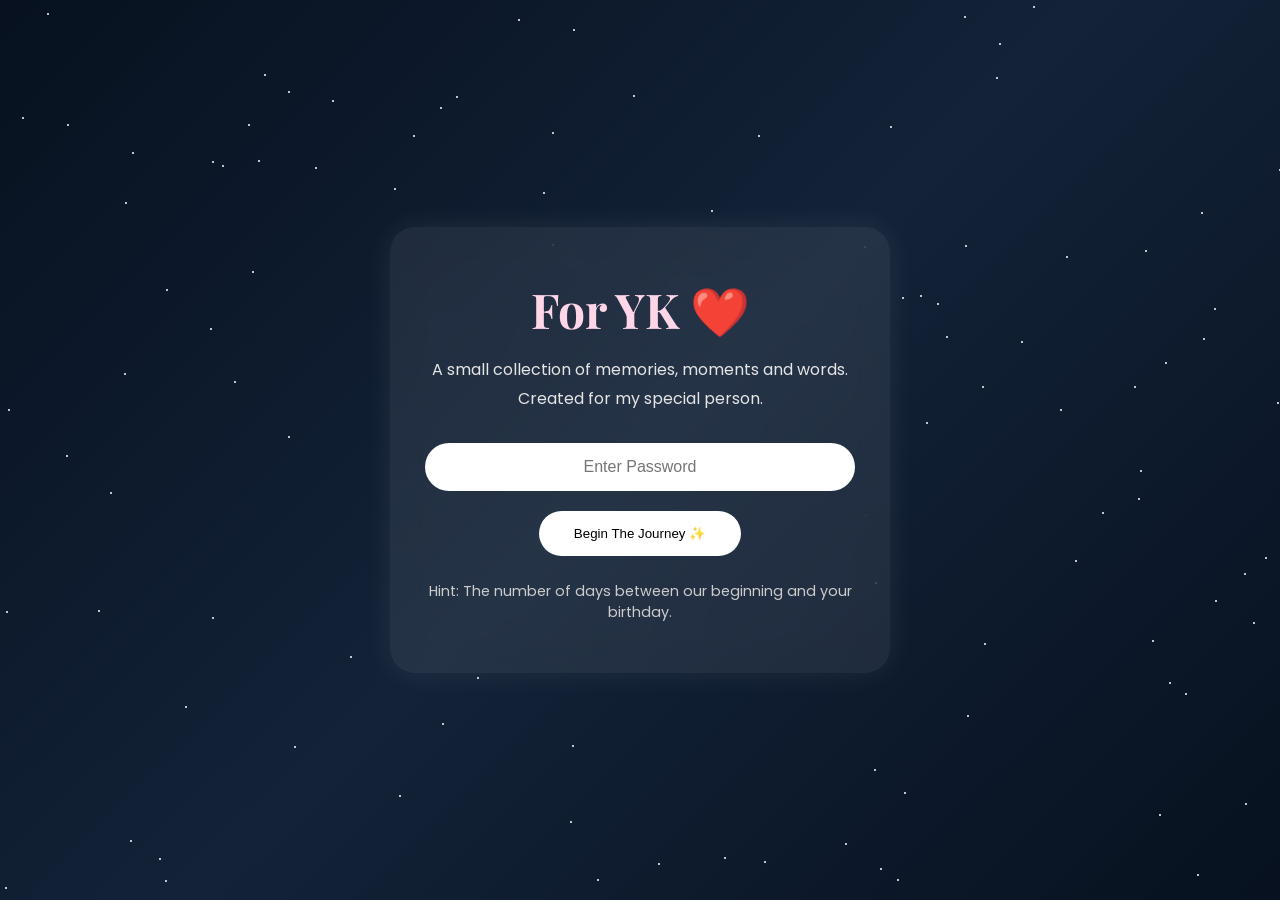
<file: index.html>
<!DOCTYPE html>
<html lang="en">
<head>
<meta charset="UTF-8">
<meta name="viewport" content="width=device-width, initial-scale=1.0">

<title>For YK ❤️</title>

<link href="https://fonts.googleapis.com/css2?family=Playfair+Display:wght@400;600&family=Poppins:wght@300;400&display=swap" rel="stylesheet">

<style>

*{
    margin:0;
    padding:0;
    box-sizing:border-box;
}

body{
    height:100vh;
    overflow:hidden;

    display:flex;
    justify-content:center;
    align-items:center;

    background:linear-gradient(
    135deg,
    #07111f,
    #132238,
    #07111f
    );

    font-family:'Poppins',sans-serif;
}

/* Floating Stars */

.stars{
    position:absolute;
    width:100%;
    height:100%;
    overflow:hidden;
}

.star{
    position:absolute;
    width:2px;
    height:2px;
    background:white;
    border-radius:50%;
    animation:twinkle 3s infinite;
}

@keyframes twinkle{

    0%,100%{
        opacity:0.2;
    }

    50%{
        opacity:1;
    }
}

/* Glass Card */

.card{

    position:relative;

    z-index:2;

    width:90%;
    max-width:500px;

    text-align:center;

    padding:50px 35px;

    background:rgba(255,255,255,0.08);

    backdrop-filter:blur(15px);

    border-radius:25px;

    color:white;

    box-shadow:0 0 30px rgba(255,255,255,0.08);
}

.card h1{

    font-family:'Playfair Display',serif;

    font-size:3rem;

    color:#ffd6e7;

    margin-bottom:15px;
}

.subtitle{

    line-height:1.8;

    margin-bottom:30px;

    color:#e5e5e5;
}

input{

    width:100%;

    padding:15px;

    border:none;

    border-radius:50px;

    outline:none;

    text-align:center;

    font-size:1rem;
}

button{

    margin-top:20px;

    padding:15px 35px;

    border:none;

    border-radius:50px;

    cursor:pointer;

    background:white;

    transition:0.3s;
}

button:hover{

    transform:translateY(-3px);

    box-shadow:0 10px 20px rgba(255,255,255,0.2);
}

#error{

    margin-top:20px;

    color:#ffb4b4;
}

.hint{

    margin-top:25px;

    font-size:0.9rem;

    color:#cccccc;
}

.fade{

    animation:fadeIn 2s ease;
}

@keyframes fadeIn{

    from{
        opacity:0;
        transform:translateY(20px);
    }

    to{
        opacity:1;
        transform:translateY(0);
    }
}

</style>
</head>

<body>

<div class="stars" id="stars"></div>

<div class="card fade">

    <h1>For YK ❤️</h1>

    <p class="subtitle">
        A small collection of memories,
        moments and words.
        <br>
        Created for my special person.
    </p>

    <input
        type="password"
        id="password"
        placeholder="Enter Password">

    <button onclick="checkPassword()">
        Begin The Journey ✨
    </button>

    <p id="error"></p>

    <div class="hint">
        Hint: The number of days between our beginning and your birthday.
    </div>

</div>

<script>

/* Password */

function checkPassword(){

    const password =
    document.getElementById("password").value;

    if(password.trim() === "213"){

        window.location.href="home.html";
    }

    else{

        document.getElementById("error").innerHTML =
        "That's not the right key dear❤️";
    }
}

/* Stars */

const stars =
document.getElementById("stars");

for(let i=0;i<120;i++){

    const star =
    document.createElement("div");

    star.classList.add("star");

    star.style.left =
    Math.random()*100 + "%";

    star.style.top =
    Math.random()*100 + "%";

    star.style.animationDelay =
    Math.random()*3 + "s";

    stars.appendChild(star);
}

</script>

</body>
</html>
</file>
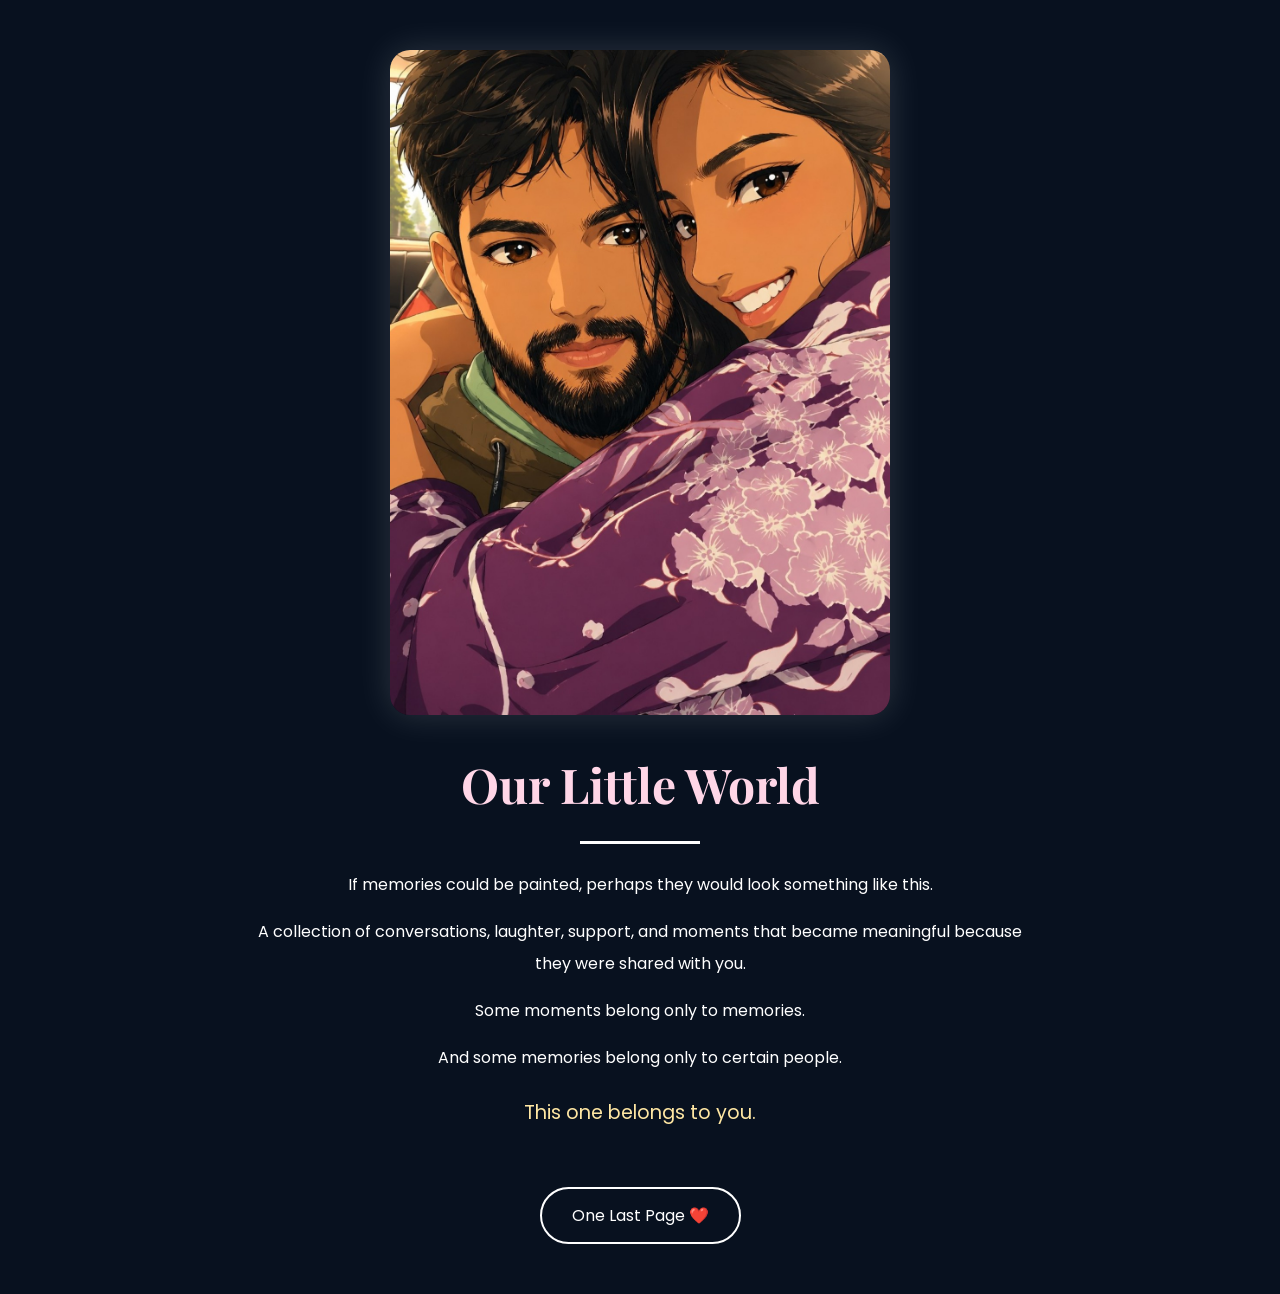
<file: anime.html>
<!DOCTYPE html>
<html lang="en">
<head>
<meta charset="UTF-8">
<meta name="viewport" content="width=device-width, initial-scale=1.0">

<title>Our Little World</title>

<link rel="stylesheet" href="css/style.css">

<link href="https://fonts.googleapis.com/css2?family=Playfair+Display:wght@400;600&family=Poppins:wght@300;400;500&display=swap" rel="stylesheet">
</head>

<body>

<section class="anime-page">

    <div class="anime-overlay">

        <img src="pics/anime.jpg" alt="Anime Memory">

        <h1>Our Little World</h1>

        <div class="line"></div>

        <p>
            If memories could be painted,
            perhaps they would look something like this.
        </p>

        <p>
            A collection of conversations,
            laughter, support, and moments
            that became meaningful because
            they were shared with you.
        </p>

        <p>
            Some moments belong only to memories.
        </p>

        <p>
            And some memories belong only to certain people.
        </p>

        <p class="highlight">
            This one belongs to you.
        </p>

        <a href="letter.html" class="btn">
            One Last Page ❤️
        </a>

    </div>

</section>

</body>
</html>
</file>
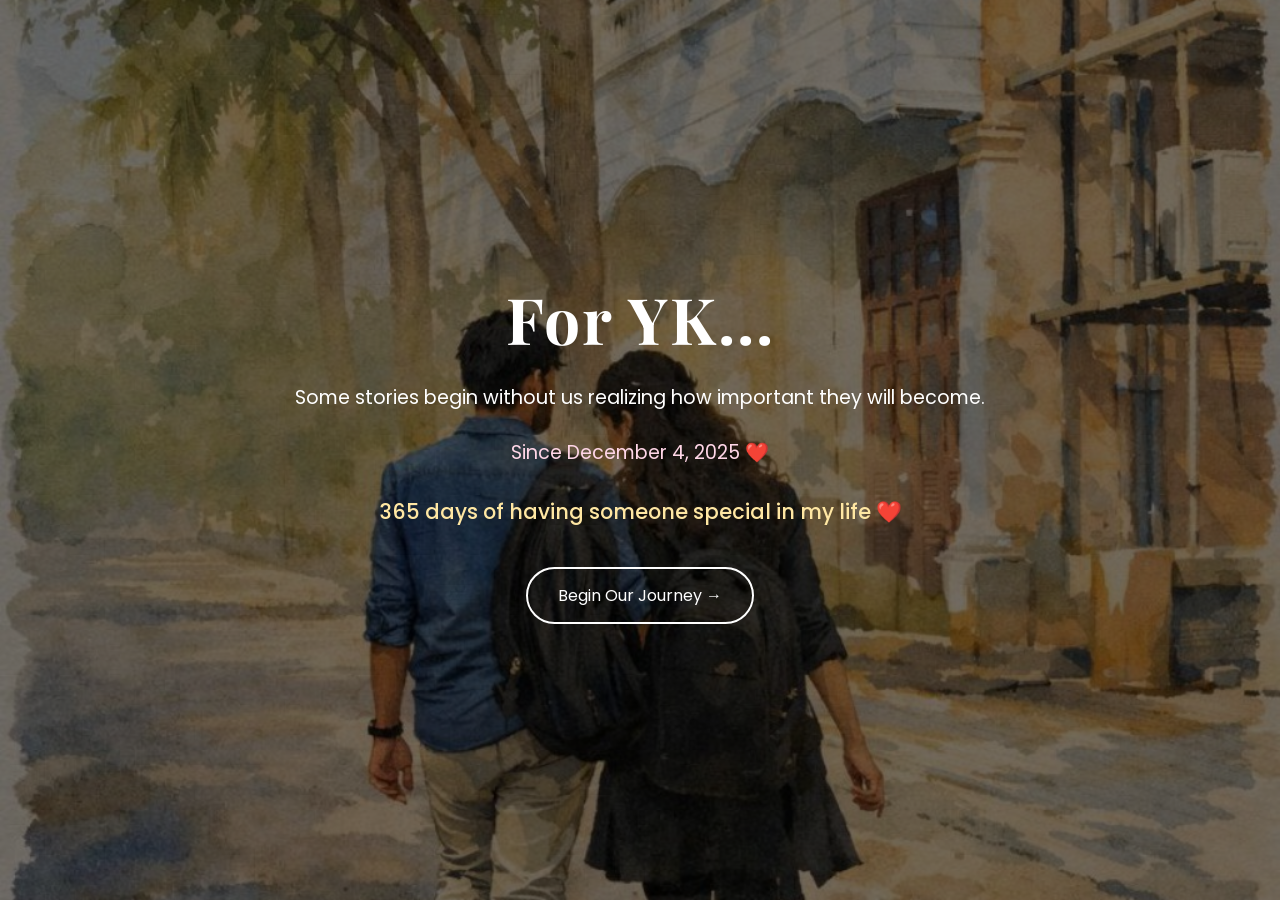
<file: home.html>
<!DOCTYPE html>
<html lang="en">
<head>
    <meta charset="UTF-8">
    <meta name="viewport" content="width=device-width, initial-scale=1.0">
    <title>For YK ❤️</title>

    <link rel="stylesheet" href="css/style.css">

    <link href="https://fonts.googleapis.com/css2?family=Playfair+Display:wght@400;600&family=Poppins:wght@300;400;500&display=swap" rel="stylesheet">
</head>
<body>

    <!-- Hero Section -->
    <section class="hero">

        <div class="overlay"></div>

        <div class="hero-content">

            <h1 class="fade-in">For YK...</h1>

            <p class="fade-in delay">
                Some stories begin without us realizing
                how important they will become.
            </p>

            <p class="date fade-in delay2">
                Since December 4, 2025 ❤️
            </p>

            <div id="daysCounter" class="counter fade-in delay3"></div>

            <a href="story.html" class="btn fade-in delay4">
                Begin Our Journey →
            </a>

        </div>

    </section>

    <script src="js/script.js"></script>

</body>
</html>
</file>
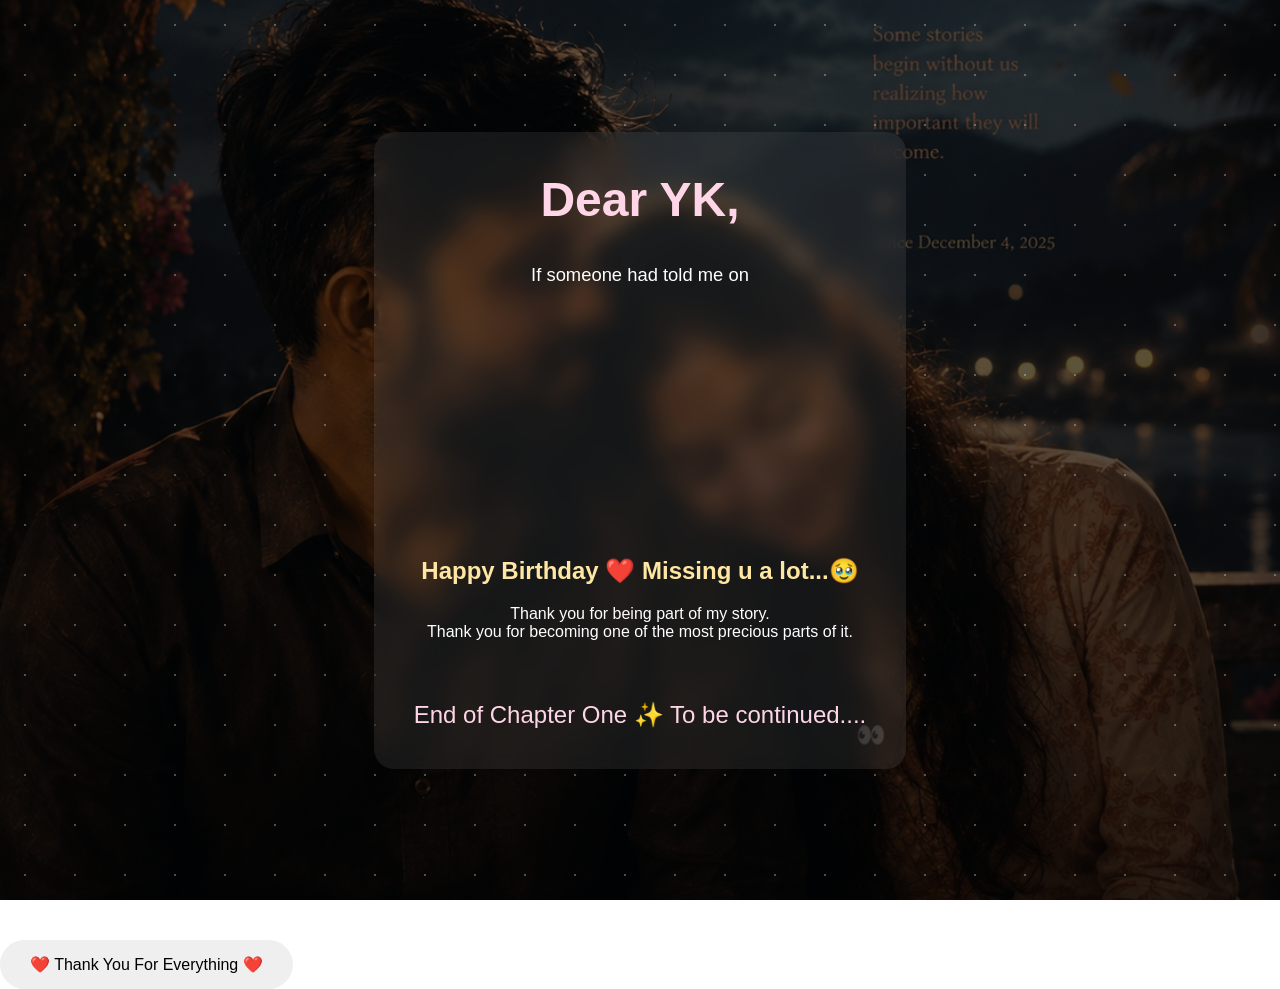
<file: letter.html>
<!DOCTYPE html>
<html lang="en">
<head>
<meta charset="UTF-8">
<meta name="viewport" content="width=device-width, initial-scale=1.0">

<title>For YK</title>

<link rel="stylesheet" href="css/style.css">
</head>

<body>

<div class="stars"></div>

<section class="letter-page">

    <div class="letter-overlay">

        <h1>Dear YK,</h1>

        <p id="typewriter"></p>

        <div class="birthday-section">

            <h2>Happy  Birthday ❤️ Missing u a lot...🥹</h2>

            <p>
                Thank you for being part of my story.
            </p>

            <p>
                Thank you for becoming one of the most precious parts of it.
                
            </p>

        </div>

        <div class="ending">

            End of Chapter One ✨
            To be continued....
        </div>
        <a href="secret.html" class="secret-heart">👀</a>

    </div>

</section>

<script src="js/script.js"></script>
<button class="final-btn">
    ❤️ Thank You For Everything ❤️
</button>

</body>
</html>
</file>
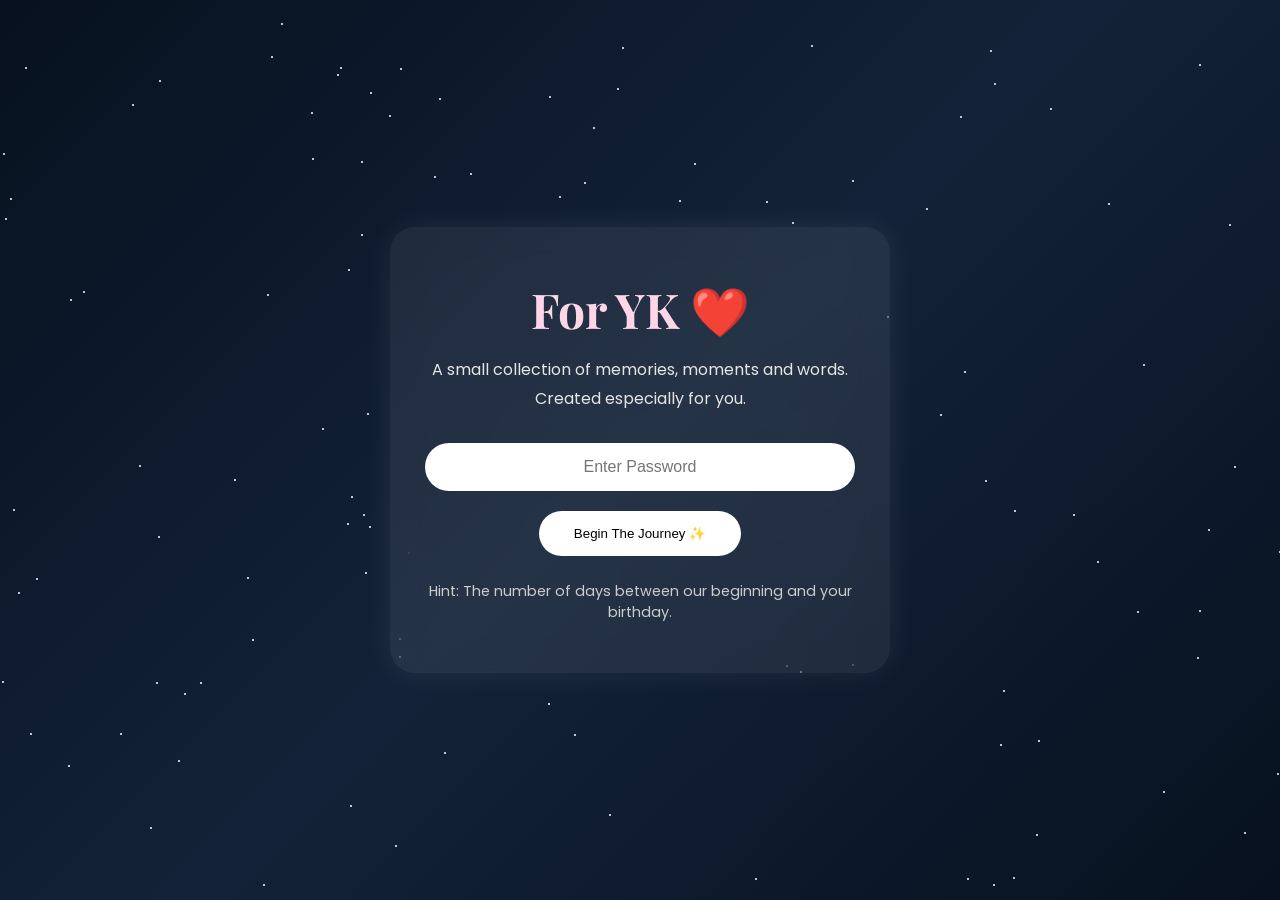
<file: login.html>
<!DOCTYPE html>
<html lang="en">
<head>
<meta charset="UTF-8">
<meta name="viewport" content="width=device-width, initial-scale=1.0">

<title>For YK ❤️</title>

<link href="https://fonts.googleapis.com/css2?family=Playfair+Display:wght@400;600&family=Poppins:wght@300;400&display=swap" rel="stylesheet">

<style>

*{
    margin:0;
    padding:0;
    box-sizing:border-box;
}

body{
    height:100vh;
    overflow:hidden;

    display:flex;
    justify-content:center;
    align-items:center;

    background:linear-gradient(
    135deg,
    #07111f,
    #132238,
    #07111f
    );

    font-family:'Poppins',sans-serif;
}

/* Floating Stars */

.stars{
    position:absolute;
    width:100%;
    height:100%;
    overflow:hidden;
}

.star{
    position:absolute;
    width:2px;
    height:2px;
    background:white;
    border-radius:50%;
    animation:twinkle 3s infinite;
}

@keyframes twinkle{

    0%,100%{
        opacity:0.2;
    }

    50%{
        opacity:1;
    }
}

/* Glass Card */

.card{

    position:relative;

    z-index:2;

    width:90%;
    max-width:500px;

    text-align:center;

    padding:50px 35px;

    background:rgba(255,255,255,0.08);

    backdrop-filter:blur(15px);

    border-radius:25px;

    color:white;

    box-shadow:0 0 30px rgba(255,255,255,0.08);
}

.card h1{

    font-family:'Playfair Display',serif;

    font-size:3rem;

    color:#ffd6e7;

    margin-bottom:15px;
}

.subtitle{

    line-height:1.8;

    margin-bottom:30px;

    color:#e5e5e5;
}

input{

    width:100%;

    padding:15px;

    border:none;

    border-radius:50px;

    outline:none;

    text-align:center;

    font-size:1rem;
}

button{

    margin-top:20px;

    padding:15px 35px;

    border:none;

    border-radius:50px;

    cursor:pointer;

    background:white;

    transition:0.3s;
}

button:hover{

    transform:translateY(-3px);

    box-shadow:0 10px 20px rgba(255,255,255,0.2);
}

#error{

    margin-top:20px;

    color:#ffb4b4;
}

.hint{

    margin-top:25px;

    font-size:0.9rem;

    color:#cccccc;
}

.fade{

    animation:fadeIn 2s ease;
}

@keyframes fadeIn{

    from{
        opacity:0;
        transform:translateY(20px);
    }

    to{
        opacity:1;
        transform:translateY(0);
    }
}

</style>
</head>

<body>

<div class="stars" id="stars"></div>

<div class="card fade">

    <h1>For YK ❤️</h1>

    <p class="subtitle">
        A small collection of memories,
        moments and words.
        <br>
        Created especially for you.
    </p>

    <input
        type="password"
        id="password"
        placeholder="Enter Password">

    <button onclick="checkPassword()">
        Begin The Journey ✨
    </button>

    <p id="error"></p>

    <div class="hint">
        Hint: The number of days between our beginning and your birthday.
    </div>

</div>

<script>

/* Password */

function checkPassword(){

    const password =
    document.getElementById("password").value;

    if(password === "213"){

        window.location.href="index.html";
    }

    else{

        document.getElementById("error").innerHTML =
        "That's not the right key ❤️";
    }
}

/* Stars */

const stars =
document.getElementById("stars");

for(let i=0;i<120;i++){

    const star =
    document.createElement("div");

    star.classList.add("star");

    star.style.left =
    Math.random()*100 + "%";

    star.style.top =
    Math.random()*100 + "%";

    star.style.animationDelay =
    Math.random()*3 + "s";

    stars.appendChild(star);
}

</script>

</body>
</html>
</file>
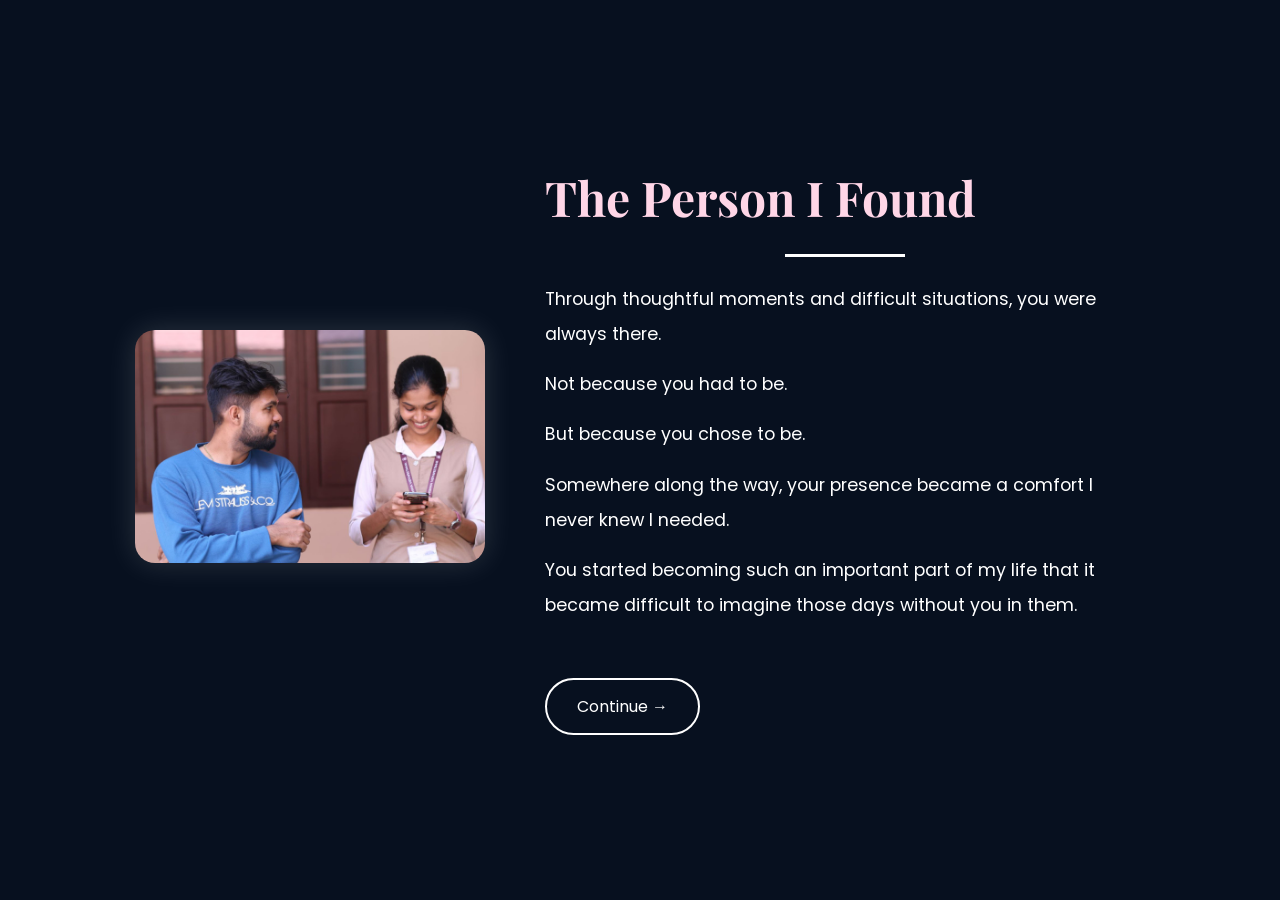
<file: memories.html>
<!DOCTYPE html>
<html lang="en">
<head>
<meta charset="UTF-8">
<meta name="viewport" content="width=device-width, initial-scale=1.0">

<title>The Person I Found</title>

<link rel="stylesheet" href="css/style.css">

<link href="https://fonts.googleapis.com/css2?family=Playfair+Display:wght@400;600&family=Poppins:wght@300;400;500&display=swap" rel="stylesheet">
</head>

<body>

<section class="memory-page">

    <div class="memory-image">
        <img src="pics/candid.jpg" alt="YK">
    </div>

    <div class="memory-text">

        <h1>The Person I Found</h1>

        <div class="line"></div>

        <p>
            Through thoughtful moments and difficult situations,
            you were always there.
        </p>

        <p>
            Not because you had to be.
        </p>

        <p>
            But because you chose to be.
        </p>

        <p>
            Somewhere along the way,
            your presence became a comfort
            I never knew I needed.
        </p>

        <p>
            You started becoming such an important part of my life
            that it became difficult to imagine those days without you in them.
        </p>

        <a href="moments.html" class="btn">
            Continue →
        </a>

    </div>

</section>

</body>
</html>
</file>
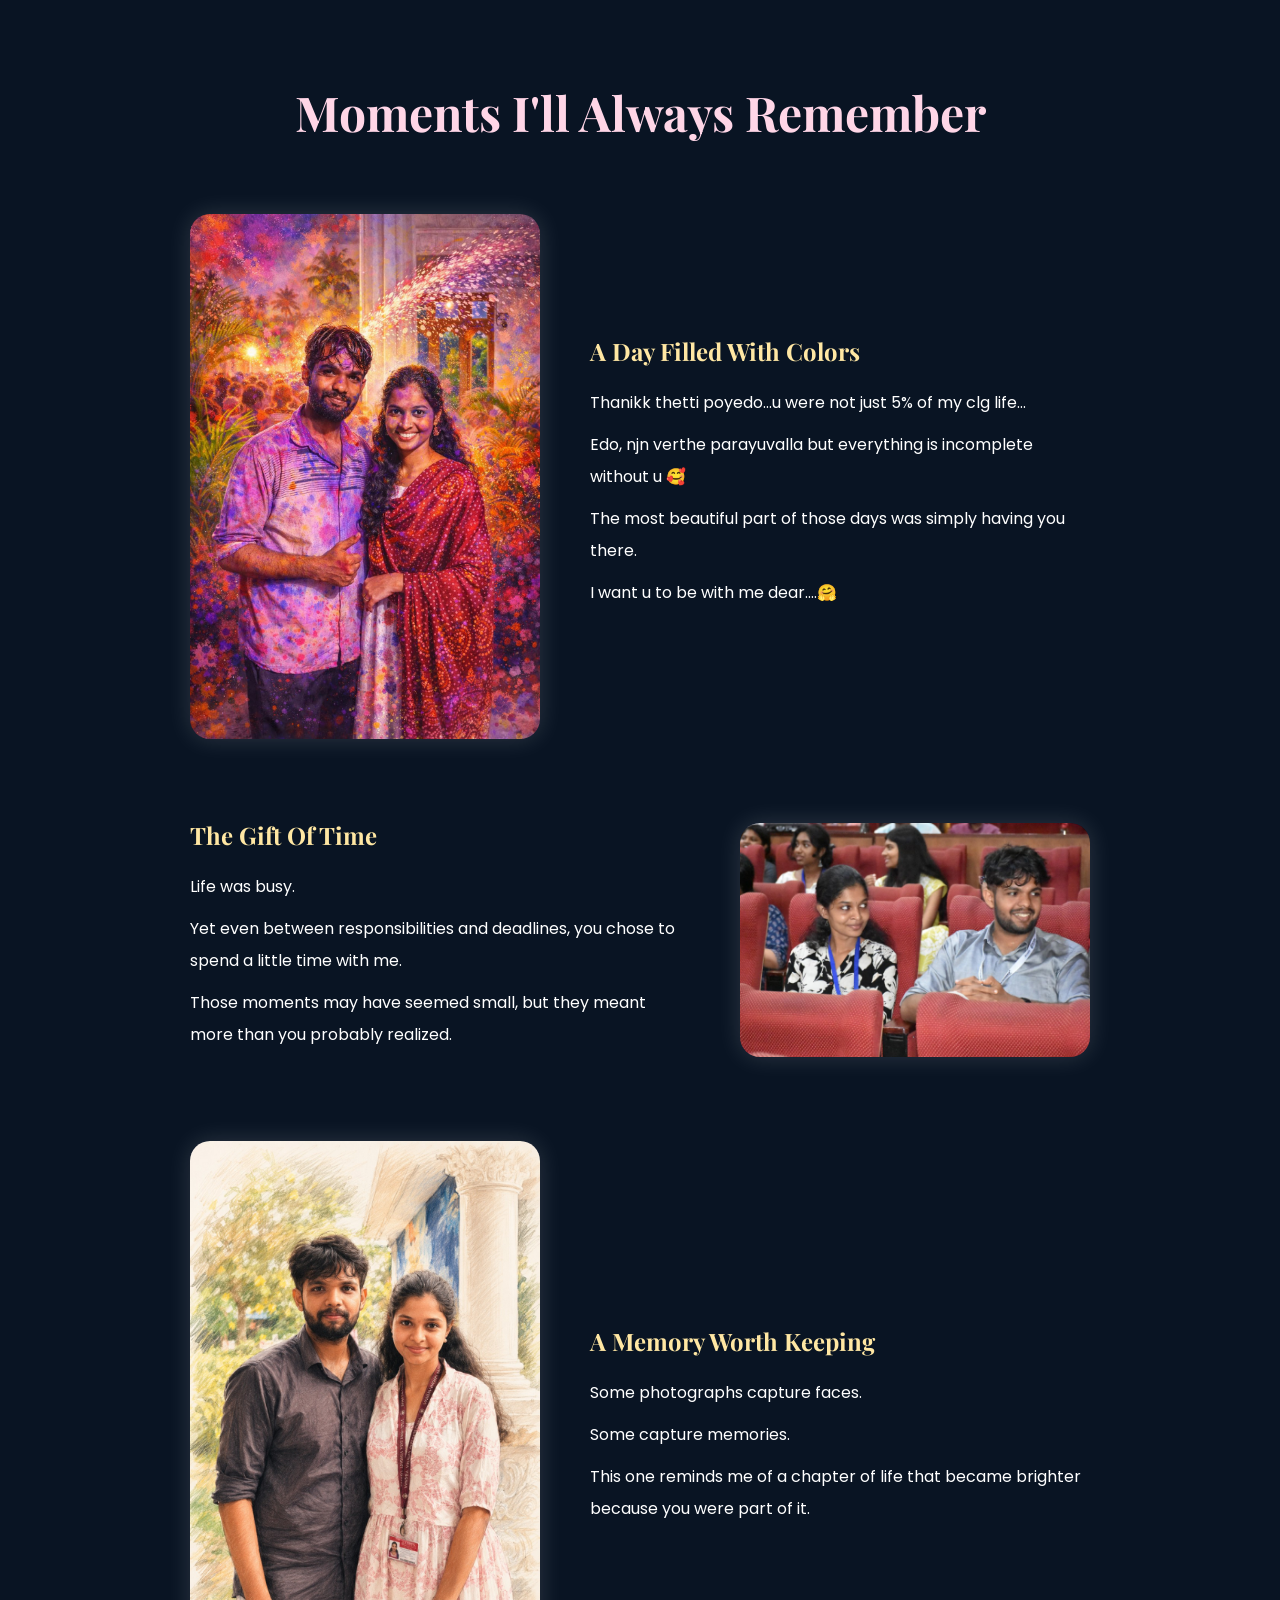
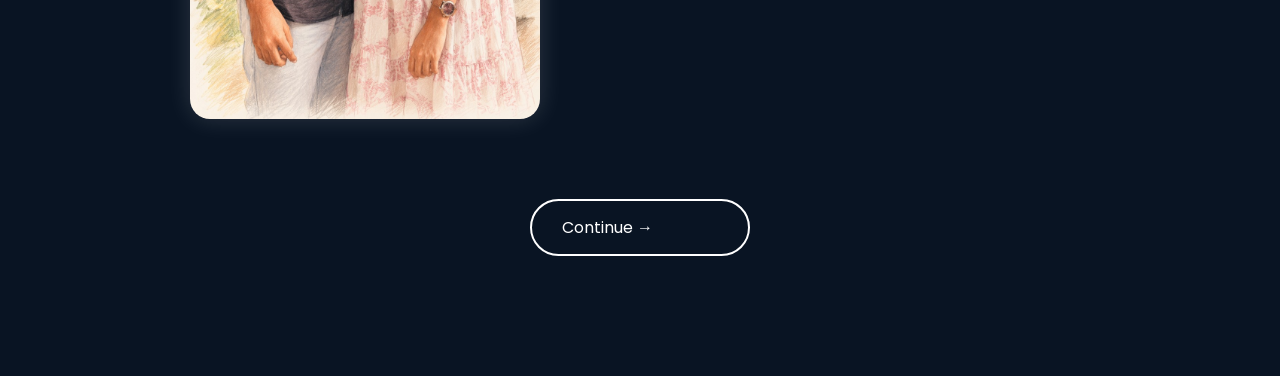
<file: moments.html>
<!DOCTYPE html>
<html lang="en">
<head>
<meta charset="UTF-8">
<meta name="viewport" content="width=device-width, initial-scale=1.0">

<title>Moments</title>

<link rel="stylesheet" href="css/style.css">

<link href="https://fonts.googleapis.com/css2?family=Playfair+Display:wght@400;600&family=Poppins:wght@300;400;500&display=swap" rel="stylesheet">
</head>

<body>

<section class="moments-page">

    <h1 class="section-title">Moments I'll Always Remember</h1>

    <!-- HOLI -->

    <div class="moment-card">

        <img src="pics/holi.jpg" alt="Holi">

        <div class="moment-text">

            <h2>A Day Filled With Colors</h2>

            <p>
                Thanikk thetti poyedo...u were not just 5% of my clg life... 
            </p>

            <p>
                Edo, njn verthe parayuvalla but everything is incomplete without u 🥰
                
            </p>

            <p>
                The most beautiful part of those days
                was simply having you there.
               
            </p>

            <p>
                I want u to be with me dear....🤗
            </p>

        </div>

    </div>

    <!-- AUDITORIUM -->

    <div class="moment-card reverse">

        <img src="pics/auditorium.jpg" alt="Auditorium">

        <div class="moment-text">

            <h2>The Gift Of Time</h2>

            <p>
                Life was busy.
            </p>

            <p>
                Yet even between responsibilities and deadlines,
                you chose to spend a little time with me.
            </p>

            <p>
                Those moments may have seemed small,
                but they meant more than you probably realized.
            </p>

        </div>

    </div>

    <!-- SKETCH -->

    <div class="moment-card">

        <img src="pics/sketch.png" alt="Sketch">

        <div class="moment-text">

            <h2>A Memory Worth Keeping</h2>

            <p>
                Some photographs capture faces.
            </p>

            <p>
                Some capture memories.
            </p>

            <p>
                This one reminds me of a chapter
                of life that became brighter
                because you were part of it.
            </p>

        </div>

    </div>

    <a href="anime.html" class="btn next-btn">
        Continue →
    </a>

</section>

</body>
</html>
</file>
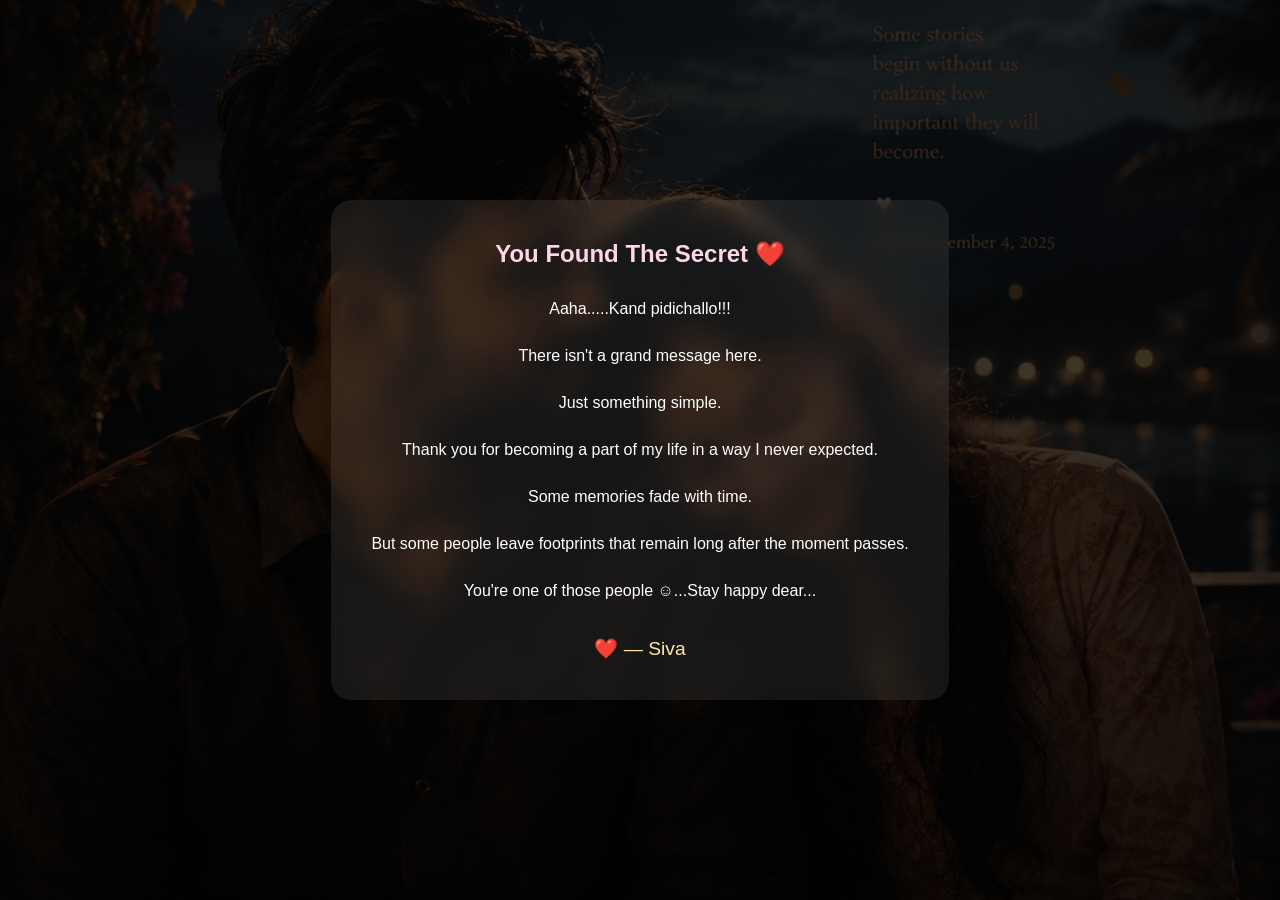
<file: secret.html>
<!DOCTYPE html>
<html lang="en">
<head>
<meta charset="UTF-8">
<meta name="viewport" content="width=device-width, initial-scale=1.0">

<title>One More Thing ❤️</title>

<link rel="stylesheet" href="css/style.css">

<style>

.secret-page{

    min-height:100vh;

    background:
    linear-gradient(
    rgba(0,0,0,0.7),
    rgba(0,0,0,0.85)
    ),
    url('pics/moonlight.png');

    background-size:cover;
    background-position:center;

    display:flex;
    justify-content:center;
    align-items:center;

    text-align:center;

    padding:30px;
}

.secret-box{

    max-width:700px;

    background:rgba(255,255,255,0.08);

    backdrop-filter:blur(10px);

    border-radius:20px;

    padding:40px;

    color:white;
}

.secret-box h1{

    color:#ffd6e7;

    margin-bottom:25px;
}

.secret-box p{

    line-height:2;

    margin-bottom:15px;
}

.signature{

    margin-top:30px;

    color:#ffe7a3;

    font-size:1.2rem;
}

</style>

</head>

<body>

<section class="secret-page">

<div class="secret-box">

<h1>You Found The Secret ❤️</h1>

<p>
Aaha.....Kand pidichallo!!!
</p>

<p>
There isn't a grand message here.
</p>

<p>
Just something simple.
</p>

<p>
Thank you for becoming a part of my life
in a way I never expected.
</p>

<p>
Some memories fade with time.
</p>

<p>
But some people leave footprints
that remain long after the moment passes.
</p>

<p>
You're one of those people ☺️...Stay happy dear...
</p>

<div class="signature">
❤️ — Siva
</div>

</div>

</section>

</body>
</html>
</file>
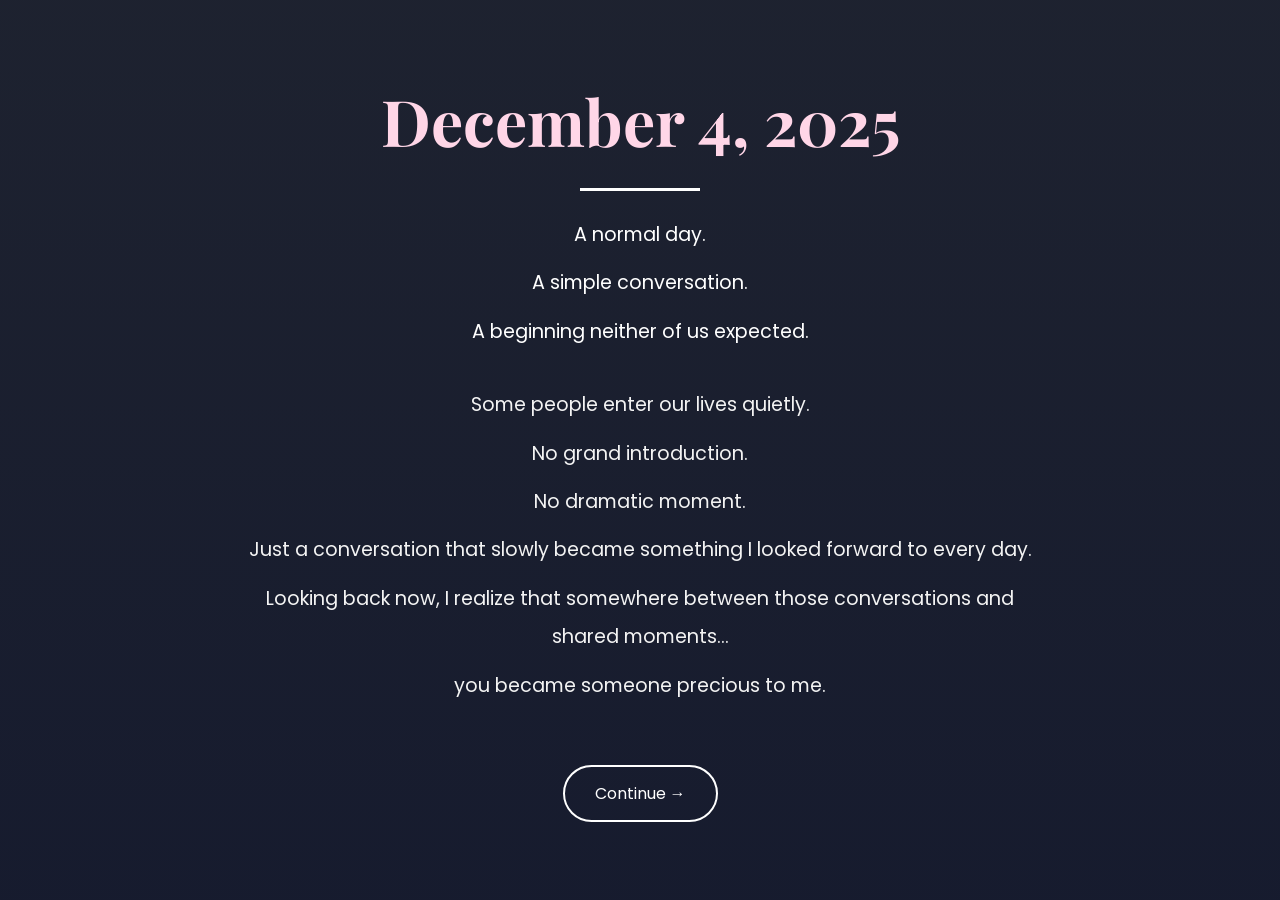
<file: story.html>
<!DOCTYPE html>
<html lang="en">
<head>
    <meta charset="UTF-8">
    <meta name="viewport" content="width=device-width, initial-scale=1.0">
    <title>The Beginning</title>

    <link rel="stylesheet" href="css/style.css">

    <link href="https://fonts.googleapis.com/css2?family=Playfair+Display:wght@400;600&family=Poppins:wght@300;400;500&display=swap" rel="stylesheet">
</head>

<body>

<section class="story-section">

    <div class="story-container">

        <h1>December 4, 2025</h1>

        <div class="line"></div>

        <p>
            A normal day.
        </p>

        <p>
            A simple conversation.
        </p>

        <p>
            A beginning neither of us expected.
        </p>

        <br>

        <p class="special-text">
            Some people enter our lives quietly.
        </p>

        <p class="special-text">
            No grand introduction.
        </p>

        <p class="special-text">
            No dramatic moment.
        </p>

        <p class="special-text">
            Just a conversation that slowly became something I looked forward to every day.
        </p>

        <p class="special-text">
            Looking back now, I realize that somewhere between those conversations and shared moments...
        </p>

        <p class="special-text">
            you became someone precious to me.
        </p>

        <a href="memories.html" class="btn">
            Continue →
        </a>

    </div>

</section>

</body>
</html>
</file>
<file: css/style.css>
/* RESET */

*{
    margin:0;
    padding:0;
    box-sizing:border-box;
}

body{
    font-family:'Poppins',sans-serif;
    overflow-x:hidden;
}

/* HERO SECTION */

.hero{
    height:100vh;
    width:100%;
    background-image:url('../pics/walking.jpg');
    background-size:cover;
    background-position:center;
    position:relative;

    display:flex;
    justify-content:center;
    align-items:center;
    text-align:center;
}

/* DARK OVERLAY */

.overlay{
    position:absolute;
    top:0;
    left:0;
    width:100%;
    height:100%;

    background:rgba(0,0,0,0.55);
}

/* CONTENT */

.hero-content{
    position:relative;
    z-index:2;
    color:white;
    width:90%;
    max-width:800px;
}

.hero-content h1{
    font-family:'Playfair Display',serif;
    font-size:4rem;
    margin-bottom:20px;
    letter-spacing:2px;
}

.hero-content p{
    font-size:1.2rem;
    line-height:1.8;
}

.date{
    margin-top:20px;
    color:#ffd6e7;
}

.counter{
    margin-top:25px;
    font-size:1.3rem;
    font-weight:500;
    color:#ffe7a3;
}

/* BUTTON */

.btn{
    display:inline-block;
    margin-top:40px;

    text-decoration:none;
    color:white;

    border:2px solid white;
    padding:14px 30px;

    border-radius:50px;

    transition:0.4s;
}

.btn:hover{
    background:white;
    color:black;
    transform:translateY(-3px);
}

/* ANIMATIONS */

.fade-in{
    opacity:0;
    animation:fadeIn 2s ease forwards;
}

.delay{
    animation-delay:1s;
}

.delay2{
    animation-delay:2s;
}

.delay3{
    animation-delay:3s;
}

.delay4{
    animation-delay:4s;
}

@keyframes fadeIn{

    from{
        opacity:0;
        transform:translateY(20px);
    }

    to{
        opacity:1;
        transform:translateY(0);
    }
}

/* MOBILE */

@media(max-width:768px){

    .hero-content h1{
        font-size:2.8rem;
    }

    .hero-content p{
        font-size:1rem;
    }

    .counter{
        font-size:1.1rem;
    }

    .btn{
        padding:12px 24px;
    }

}




/* STORY PAGE */

.story-section{

    min-height:100vh;

    background:
    linear-gradient(
    rgba(5,10,25,0.9),
    rgba(10,15,35,0.95)
    );

    display:flex;
    justify-content:center;
    align-items:center;

    padding:50px 20px;
}

.story-container{

    max-width:800px;

    text-align:center;

    color:white;
}

.story-container h1{

    font-family:'Playfair Display',serif;

    font-size:4rem;

    margin-bottom:20px;

    color:#ffd6e7;
}

.line{

    width:120px;
    height:3px;

    background:white;

    margin:25px auto;
}

.story-container p{

    font-size:1.2rem;

    line-height:2;

    margin-bottom:10px;
}

.special-text{

    color:#f3f3f3;
}

.story-container .btn{

    margin-top:50px;
}





/* MEMORY PAGE */

.memory-page{

    min-height:100vh;

    background:#07101f;

    display:flex;

    justify-content:center;

    align-items:center;

    gap:60px;

    padding:50px;

    flex-wrap:wrap;
}

.memory-image img{

    width:350px;

    border-radius:20px;

    box-shadow:0 0 30px rgba(255,255,255,0.15);
}

.memory-text{

    max-width:600px;

    color:white;
}

.memory-text h1{

    font-family:'Playfair Display',serif;

    font-size:3rem;

    color:#ffd6e7;

    margin-bottom:20px;
}

.memory-text p{

    line-height:2;

    margin-bottom:15px;

    font-size:1.1rem;
}

@media(max-width:768px){

    .memory-image img{

        width:90%;
    }

    .memory-text h1{

        font-size:2rem;
    }

}





/* MOMENTS PAGE */

.moments-page{

    background:#091423;

    min-height:100vh;

    padding:80px 20px;

    color:white;
}

.section-title{

    text-align:center;

    font-size:3rem;

    font-family:'Playfair Display',serif;

    margin-bottom:70px;

    color:#ffd6e7;
}

.moment-card{

    display:flex;

    align-items:center;

    justify-content:center;

    gap:50px;

    margin-bottom:80px;

    flex-wrap:wrap;
}

.reverse{

    flex-direction:row-reverse;
}

.moment-card img{

    width:350px;

    border-radius:20px;

    box-shadow:0 0 25px rgba(255,255,255,0.15);
}

.moment-text{

    max-width:500px;
}

.moment-text h2{

    margin-bottom:20px;

    color:#ffe7a3;

    font-family:'Playfair Display',serif;
}

.moment-text p{

    line-height:2;

    margin-bottom:10px;
}

.next-btn{

    display:block;

    width:220px;

    margin:40px auto;
}

@media(max-width:768px){

    .section-title{

        font-size:2rem;
    }

    .moment-card img{

        width:90%;
    }
}





/* ANIME PAGE */

.anime-page{

    min-height:100vh;

    background:#08111f;

    display:flex;

    justify-content:center;

    align-items:center;

    padding:50px 20px;
}

.anime-overlay{

    text-align:center;

    color:white;

    max-width:800px;
}

.anime-overlay img{

    width:100%;

    max-width:500px;

    border-radius:20px;

    margin-bottom:30px;

    box-shadow:0 0 35px rgba(255,255,255,0.15);
}

.anime-overlay h1{

    font-family:'Playfair Display',serif;

    font-size:3rem;

    color:#ffd6e7;

    margin-bottom:20px;
}

.anime-overlay p{

    line-height:2;

    margin-bottom:15px;
}

.highlight{

    color:#ffe7a3;

    font-size:1.2rem;

    margin-top:20px;
}

@media(max-width:768px){

    .anime-overlay h1{

        font-size:2rem;
    }

}




/* FINAL PAGE */

.letter-page{

    min-height:100vh;

    background:
    linear-gradient(
    rgba(0,0,0,0.55),
    rgba(0,0,0,0.75)
    ),
    url('../pics/moonlight.png');

    background-size:cover;
    background-position:center;

    display:flex;
    justify-content:center;
    align-items:center;

    padding:40px;
}

.letter-overlay{

    max-width:900px;

    background:rgba(255,255,255,0.08);

    backdrop-filter:blur(10px);

    border-radius:20px;

    padding:40px;

    color:white;

    text-align:center;
}

.letter-overlay h1{

    font-size:3rem;

    margin-bottom:30px;

    color:#ffd6e7;
}

#typewriter{

    font-size:1.15rem;

    line-height:2;

    min-height:250px;
}

.birthday-section{

    margin-top:50px;
}

.birthday-section h2{

    color:#ffe7a3;

    margin-bottom:20px;
}

.ending{

    margin-top:60px;

    font-size:1.5rem;

    color:#ffd6e7;
}

.stars{
    position:fixed;
    top:0;
    left:0;

    width:100%;
    height:100%;

    background:
    radial-gradient(white 1px, transparent 1px);

    background-size:50px 50px;

    animation:starsMove 60s linear infinite;

    opacity:0.3;

    pointer-events:none;
}

@keyframes starsMove{

    from{
        transform:translateY(0);
    }

    to{
        transform:translateY(-300px);
    }
}



body{
    animation:fadePage 1s ease;
}

@keyframes fadePage{
    from{
        opacity:0;
    }
    to{
        opacity:1;
    }
}


.final-btn{
    margin-top:40px;
    padding:15px 30px;
    border:none;
    border-radius:50px;
    cursor:pointer;
    font-size:1rem;
}



/* PAGE TRANSITION */

body{
    animation: pageFadeIn 1.2s ease;
}

@keyframes pageFadeIn{

    from{
        opacity:0;
        transform:translateY(15px);
    }

    to{
        opacity:1;
        transform:translateY(0);
    }

}


.fade-out{

    opacity:0;

    transform:translateY(-15px);

    transition:all is ease;
}


.letter-overlay{

    animation:floatCard 5s ease-in-out infinite;
}

@keyframes floatCard{

    0%,100%{
        transform:translateY(0);
    }

    50%{
        transform:translateY(-10px);
    }
}


.secret-heart{

    position:fixed;

    bottom:20px;

    right:20px;

    text-decoration:none;

    font-size:1.5rem;

    opacity:0.15;

    transition:0.4s;
}

.secret-heart:hover{

    opacity:1;

    transform:scale(1.3);
}
</file>
